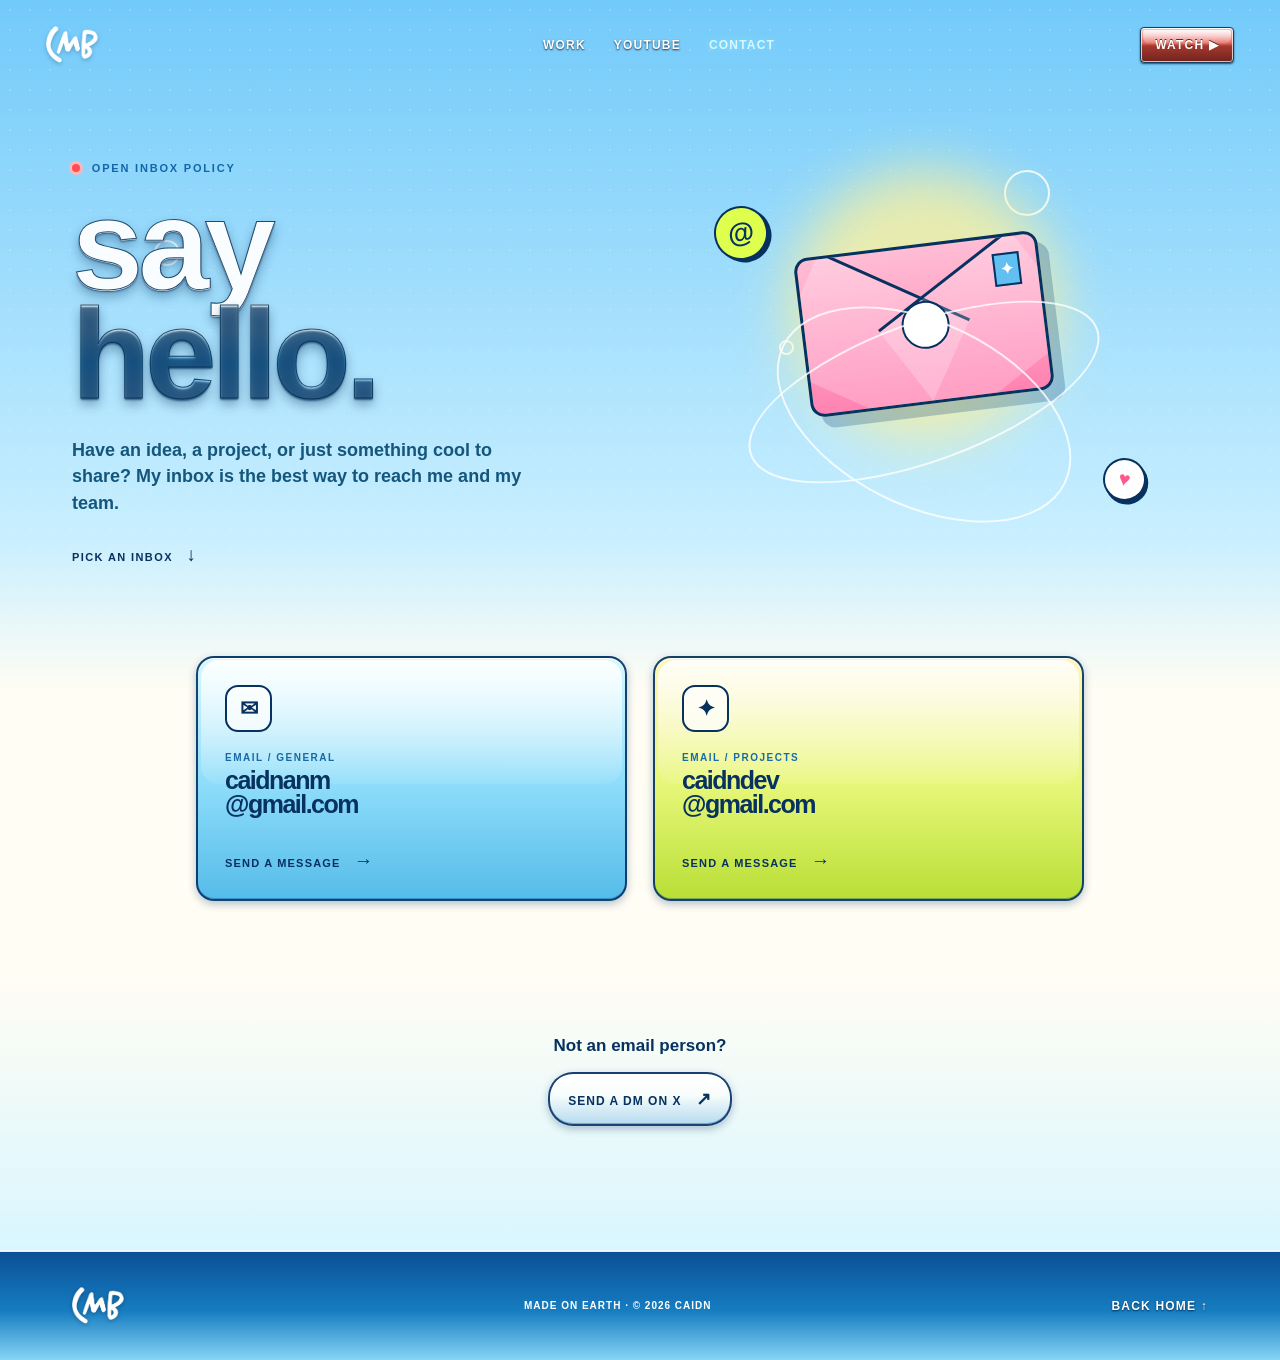
<file: Contact.html>
<!doctype html>
<html lang="en">
  <head>
    <meta charset="utf-8">
    <meta name="viewport" content="width=device-width, initial-scale=1">
    <meta name="description" content="Get in touch with Caidn.">
    <title>
      Contact Caidn
    </title>
    <link rel="icon" href="images/cmb-logo2.png">
    <link rel="stylesheet" href="fonts.css">
    <link rel="stylesheet" href="Contact.css">
    <link rel="stylesheet" href="aero.css">
    <link rel="stylesheet" href="logo.css">
    <script src="mobile-menu.js" defer>
    </script>
  </head>
  <body>
    <div class="sky" aria-hidden="true">
      <i class="bubble b1">
      </i>
      <i class="bubble b2">
      </i>
      <i class="bubble b3">
      </i>
    </div>
    <header class="site-header">
      <button class="mobile-menu-toggle" type="button" aria-expanded="false" aria-controls="main-navigation" aria-label="Open navigation menu">
        <span>
        </span>
        <span>
        </span>
        <span>
        </span>
      </button>
      <a class="brand" href="index.html" aria-label="Caidn home">
        <img class="cmb-logo" src="images/cmb-logo2.png" alt="CMB">
      </a>
      <nav id="main-navigation" aria-label="Main navigation">
        <a href="index.html#work">
          WORK
        </a>
        <a href="index.html#youtube">
          YOUTUBE
        </a>
        <a class="current" href="Contact.html">
          CONTACT
        </a>
      </nav>
      <a class="mini-cta" href="https://www.youtube.com/@Caidn" target="_blank" rel="noreferrer">
        WATCH
        <span>
          ▶
        </span>
      </a>
    </header>
    <main>
      <section class="contact-hero">
        <div class="copy">
          <p class="eyebrow">
            <span class="live-dot">
            </span>
            OPEN INBOX POLICY
          </p>
          <h1>
            say
            <br>
            <em>
              hello.
            </em>
          </h1>
          <p class="intro">
            Have an idea, a project, or just something cool to share? My inbox is the best way to reach me and my team.
          </p>
          <div class="arrow-note">
            PICK AN INBOX
            <span>
              ↓
            </span>
          </div>
        </div>
        <div class="message-orb" aria-hidden="true">
          <div class="orb-glow">
          </div>
          <div class="envelope">
            <span class="stamp">
              ✦
            </span>
            <i>
            </i>
          </div>
          <div class="orbit o1">
          </div>
          <div class="orbit o2">
          </div>
          <span class="float-icon at">
            @
          </span>
          <span class="float-icon heart">
            ♥
          </span>
        </div>
      </section>
      <section class="contact-options">
        <a class="contact-card email-one" href="mailto:caidnanm@gmail.com">
          <span class="card-icon">
            ✉
          </span>
          <span class="card-meta">
            EMAIL / GENERAL
          </span>
          <strong>
            caidnanm
            <br>
            @gmail.com
          </strong>
          <span class="send">
            SEND A MESSAGE
            <b>
              →
            </b>
          </span>
        </a>
        <a class="contact-card email-two" href="mailto:caidndev@gmail.com">
          <span class="card-icon">
            ✦
          </span>
          <span class="card-meta">
            EMAIL / PROJECTS
          </span>
          <strong>
            caidndev
            <br>
            @gmail.com
          </strong>
          <span class="send">
            SEND A MESSAGE
            <b>
              →
            </b>
          </span>
        </a>
      </section>
      <section class="social-prompt">
        <p>
          Not an email person?
        </p>
        <a href="https://x.com/CaidnANM" target="_blank" rel="noreferrer">
          SEND A DM ON X
          <span>
            ↗
          </span>
        </a>
      </section>
    </main>
    <footer>
      <a class="brand" href="index.html">
        <img class="cmb-logo" src="images/cmb-logo2.png" alt="CMB">
      </a>
      <p>
        MADE ON EARTH · © 2026 CAIDN
      </p>
      <a href="index.html" class="back-home">
        BACK HOME ↑
      </a>
    </footer>
  </body>
</html>
</file>
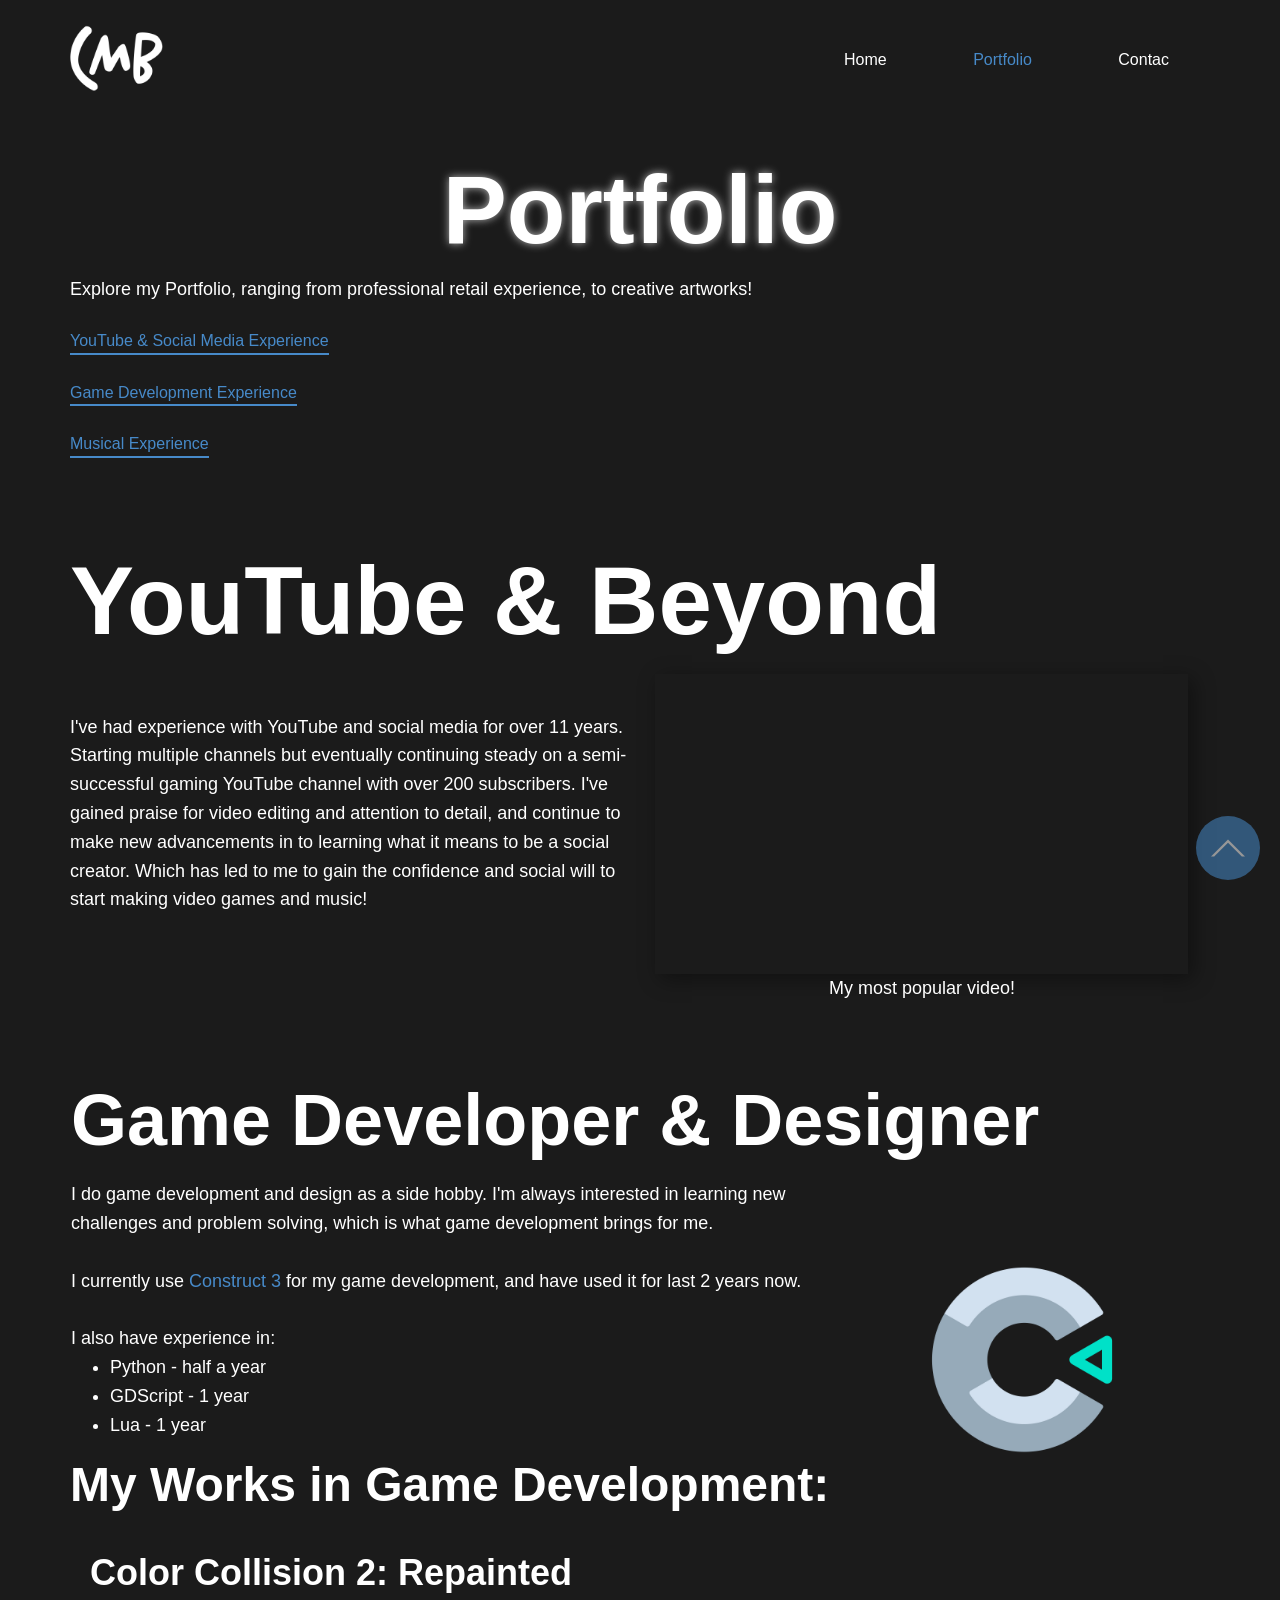
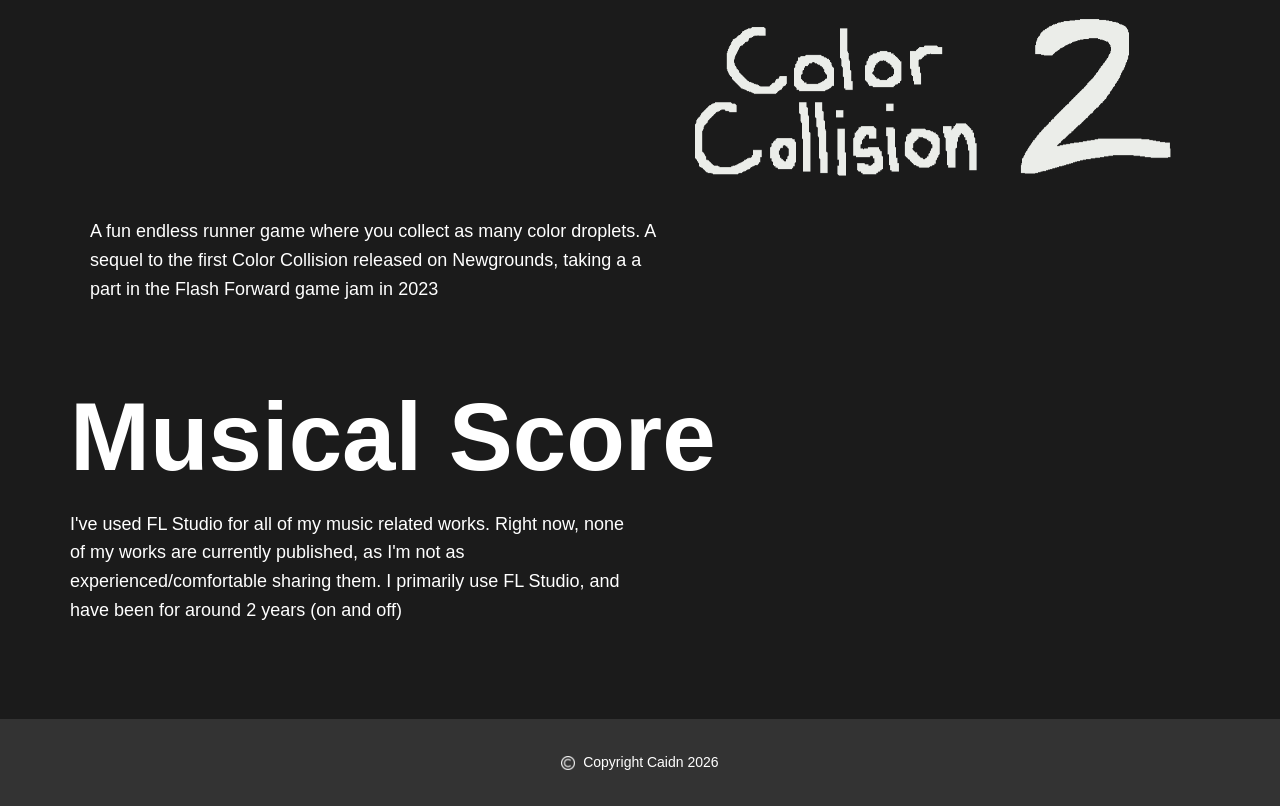
<file: Portfolio.html>
<!DOCTYPE html>
<html style="font-size: 16px;" lang="en">
  <head>
    <meta name="viewport" content="width=device-width, initial-scale=1.0">
    <meta charset="utf-8">
    <meta name="keywords" content="Portfolio">
    <meta name="description" content="">
    <title>
      Portfolio
    </title>
    <link rel="stylesheet" href="nicepage.css" media="screen">
    <link rel="stylesheet" href="Portfolio.css" media="screen">
    <link rel="stylesheet" href="fonts.css">
    <script class="u-script" type="text/javascript" src="jquery.js" defer="">
    </script>
    <script class="u-script" type="text/javascript" src="nicepage.js" defer="">
    </script>
    <meta name="generator" content="Nicepage 8.6.23, nicepage.com">
    <link rel="icon" href="images/cmb-logo2.png">
    <link id="u-page-google-font" rel="stylesheet" href="https://fonts.googleapis.com/css2?display=swap&amp;family=Roboto:ital,wght@0,100;0,200;0,300;0,400;0,500;0,600;0,700;0,800;0,900;1,100;1,200;1,300;1,400;1,500;1,600;1,700;1,800;1,900&amp;family=Open+Sans:ital,wght@0,300;0,400;0,500;0,600;0,700;0,800;1,300;1,400;1,500;1,600;1,700;1,800">
    <script type="application/ld+json">
      {
		"@context": "http://schema.org",
		"@type": "Organization",
		"name": "Caidn",
		"logo": "/images/cmb-logo2.png?rand=8e5c"
}
    </script>
    <meta name="theme-color" content="#478ac9">
    <meta property="og:title" content="Portfolio">
    <meta property="og:description" content="">
    <meta property="og:type" content="website">
    <meta data-intl-tel-input-cdn-path="intlTelInput/">
  </head>
  <body data-path-to-root="/" data-include-products="false" class="u-body u-clearfix u-xl-mode" data-lang="en">
    <header class="u-clearfix u-header u-header" id="header">
      <div class="u-clearfix u-sheet u-valign-middle-lg u-valign-middle-md u-valign-middle-sm u-valign-middle-xs u-sheet-1">
        <a href="/" data-page-id="881613988" class="u-image u-logo u-image-1" data-image-width="2000" data-image-height="2000">
          <img src="/images/cmb-logo2.png?rand=8e5c" class="u-logo-image u-logo-image-1" title="Home">
        </a>
        <nav class="u-menu u-menu-one-level u-offcanvas u-menu-1" role="navigation" aria-label="Menu navigation">
          <div class="menu-collapse" style="font-size: 1rem; letter-spacing: 0px;">
            <a class="u-button-style u-custom-left-right-menu-spacing u-custom-padding-bottom u-custom-text-hover-color u-custom-top-bottom-menu-spacing u-hamburger-link u-nav-link u-text-active-palette-1-base u-text-hover-palette-5-base" href="#" tabindex="-1" aria-label="Open menu" aria-controls="9344">
              <svg class="u-svg-link" viewBox="0 0 24 24">
                <use xlink:href="#menu-hamburger">
                </use>
              </svg>
              <svg class="u-svg-content" version="1.1" id="menu-hamburger" viewBox="0 0 16 16" x="0px" y="0px" xmlns:xlink="http://www.w3.org/1999/xlink" xmlns="http://www.w3.org/2000/svg">
                <g>
                  <rect y="1" width="16" height="2">
                  </rect>
                  <rect y="7" width="16" height="2">
                  </rect>
                  <rect y="13" width="16" height="2">
                  </rect>
                </g>
              </svg>
            </a>
          </div>
          <div class="u-custom-menu u-nav-container">
            <ul class="u-nav u-unstyled u-nav-1" role="menubar">
              <li role="none" class="u-nav-item">
                <a role="menuitem" class="u-button-style u-nav-link u-text-active-palette-1-base u-text-hover-palette-5-base u-nav-link-2" href="/">
                  Home
                </a>
              </li>
              <li role="none" class="u-nav-item">
                <a role="menuitem" class="u-button-style u-nav-link u-text-active-palette-1-base u-text-hover-palette-5-base u-nav-link-2" href="/Portfolio.html">
                  Portfolio
                </a>
              </li>
              <li role="none" class="u-nav-item">
                <a role="menuitem" class="u-button-style u-nav-link u-text-active-palette-1-base u-text-hover-palette-5-base u-nav-link-2" href="/Contact.html">
                  Contac
                </a>
              </li>
            </ul>
          </div>
          <div class="u-custom-menu u-nav-container-collapse" id="9344" role="region" aria-label="Menu panel">
            <div class="u-black u-container-style u-inner-container-layout u-opacity u-opacity-95 u-sidenav">
              <div class="u-inner-container-layout u-sidenav-overflow">
                <div class="u-menu-close" tabindex="-1" aria-label="Close menu">
                </div>
                <ul class="u-align-center u-nav u-popupmenu-items u-unstyled u-nav-2" role="menubar">
                  <li role="none" class="u-nav-item">
                    <a role="menuitem" class="u-button-style u-nav-link" href="/">
                      Home
                    </a>
                  </li>
                  <li role="none" class="u-nav-item">
                    <a role="menuitem" class="u-button-style u-nav-link" href="/Portfolio.html">
                      Portfolio
                    </a>
                  </li>
                  <li role="none" class="u-nav-item">
                    <a role="menuitem" class="u-button-style u-nav-link" href="/Contact.html">
                      Contac
                    </a>
                  </li>
                </ul>
              </div>
            </div>
            <div class="u-black u-menu-overlay u-opacity u-opacity-70">
            </div>
          </div>
        </nav>
      </div>
    </header>
    <section class="u-clearfix u-section-1" id="block-1">
      <div class="u-clearfix u-sheet u-sheet-1">
        <h1 class="u-align-center u-text u-text-default u-text-1">
          Portfolio
        </h1>
        <p class="u-align-left u-text u-text-default u-text-2">
          Explore my Portfolio, ranging from professional retail experience, to creative artworks!
        </p>
        <a href="/Portfolio.html#block-3" data-page-id="434905391" class="u-active-none u-border-2 u-border-no-left u-border-no-right u-border-no-top u-border-palette-1-base u-btn u-btn-rectangle u-button-style u-hover-none u-none u-btn-1">
          YouTube &amp; Social Media Experience
        </a>
        <a href="/Portfolio.html#block-5" data-page-id="434905391" class="u-active-none u-border-2 u-border-no-left u-border-no-right u-border-no-top u-border-palette-1-base u-btn u-btn-rectangle u-button-style u-hover-none u-none u-btn-2">
          Game Development Experience
        </a>
        <a href="/Portfolio.html#block-6" data-page-id="434905391" class="u-active-none u-border-2 u-border-no-left u-border-no-right u-border-no-top u-border-palette-1-base u-btn u-btn-rectangle u-button-style u-hover-none u-none u-btn-3">
          Musical Experience
        </a>
      </div>
    </section>
    <section class="u-clearfix u-custom-color-1 u-section-2" id="block-3">
      <div class="u-clearfix u-sheet u-sheet-1">
        <h1 class="u-text u-text-default u-title u-text-1">
          YouTube &amp; Beyond
          <span style="font-weight: 700;">
          </span>
        </h1>
        <p class="u-text u-text-2">
          I've had experience with YouTube and social media for over 11 years. Starting multiple channels but eventually continuing steady on a semi-successful gaming YouTube channel with over 200 subscribers. I've gained praise for video editing and attention to detail, and continue to make new advancements in to learning what it means to be a social creator. Which has led to me to gain the confidence and social will to start making video games and music!
        </p>
        <div class="u-video u-video-contain u-video-1" title="">
          <div class="embed-responsive embed-responsive-1">
            <iframe style="position: absolute;top: 0;left: 0;width: 100%;height: 100%;" class="embed-responsive-item" src="https://www.youtube.com/embed/BmhRvaRgELk?mute=0&amp;showinfo=0&amp;controls=0&amp;start=0" frameborder="0" allowfullscreen="" title="">
            </iframe>
          </div>
        </div>
        <p class="u-align-center u-text u-text-3">
          My most popular video!
        </p>
      </div>
    </section>
    <section class="u-clearfix u-custom-color-1 u-section-3" id="block-5">
      <div class="u-clearfix u-sheet u-sheet-1">
        <h1 class="u-text u-text-default u-title u-text-1">
          Game Developer &amp; Designer
        </h1>
        <p class="u-text u-text-2">
          I do game development and design as a side hobby. I'm always interested in learning new challenges and problem solving, which is what game development brings for me.&nbsp;
          <br>
          <br>
          I currently use
          <a href="https://www.construct.net/en" class="u-active-none u-border-none u-btn u-button-link u-button-style u-hover-none u-none u-text-palette-1-base u-btn-1" target="_blank">
            Construct 3
          </a>
          for my game development, and have used it for last 2 years now.
          <br>
          <br>
          I also have experience in:
        </p>
        <img class="u-image u-image-contain u-image-default u-preserve-proportions u-image-1" src="/images/image.png" alt="" data-image-width="3840" data-image-height="3840" data-animation-name="jackInTheBox" data-animation-duration="1000" data-animation-delay="0" data-animation-direction="">
        <ul class="u-text u-text-3">
          <li>
            Python - half a year
          </li>
          <li>
            GDScript - 1 year
          </li>
          <li>
            Lua - 1 year
          </li>
        </ul>
        <h2 class="u-text u-text-4">
          My Works in Game Development:
        </h2>
        <h3 class="u-text u-text-5">
          Color Collision
          <span style="font-weight: 700;">
            <span style="font-weight: 400;">
            </span>
          </span>
          2: Repainted
        </h3>
        <img class="u-image u-image-contain u-image-default u-image-2" src="/images/Sprite-0003.gif" alt="" data-image-width="960" data-image-height="300" data-animation-name="customAnimationIn" data-animation-duration="1000" data-animation-delay="300" data-animation-direction="" data-animation-out="0">
        <div class="u-align-left u-clearfix u-custom-html u-custom-html-1">
          <iframe frameborder="0" src="https://itch.io/embed/4620029?bg_color=1e64b0&amp;fg_color=ffffff&amp;link_color=2a3b86&amp;border_color=000000" width="552" height="167">
            <a href="https://caidn.itch.io/color-collision-2">
              Color Collision 2: Repainted [DEMO] by Caidn
            </a>
          </iframe>
        </div>
        <div class="u-clearfix u-custom-html u-custom-html-2">
          <iframe frameborder="0" src="https://itch.io/embed/4620029?bg_color=1e64b0&amp;fg_color=ffffff&amp;link_color=2a3b86&amp;border_color=000000" width="552" height="167">
            <a href="https://caidn.itch.io/color-collision-2">
              Color Collision 2: Repainted [DEMO] by Caidn
            </a>
          </iframe>
        </div>
        <p class="u-text u-text-6">
          A fun endless runner game where you collect as many color droplets. A sequel to the first Color Collision released on Newgrounds, taking a a part in the Flash Forward game jam in 2023&nbsp;
        </p>
      </div>
    </section>
    <section class="u-clearfix u-custom-color-1 u-section-4" id="block-6">
      <div class="u-clearfix u-sheet u-sheet-1">
        <h1 class="u-text u-text-default u-title u-text-1">
          Musical Score
        </h1>
        <p class="u-text u-text-2">
          I've used FL Studio for all of my music related works. Right now, none of my works are currently published, as I'm not as experienced/comfortable sharing them. I primarily use FL Studio, and have been for around 2 years (on and off)
        </p>
      </div>
    </section>
    <footer class="u-align-center u-clearfix u-container-align-center u-footer u-grey-80 u-footer" id="footer">
      <div class="u-clearfix u-sheet u-valign-middle-xl u-sheet-1">
        <p class="u-small-text u-text u-text-variant u-text-1">
          <span class="u-file-icon u-icon u-text-white">
            <img src="/images/1294391-c0ba6b8b.png" alt="">
          </span>
          &nbsp;Copyright ​Caidn 2026
        </p>
      </div>
    </footer>
    <span style="height: 64px; width: 64px; margin-left: 0px; margin-right: auto; margin-top: 0px; background-image: none; right: 20px; bottom: 20px; padding: 15px" class="u-back-to-top u-icon u-icon-circle u-opacity u-opacity-85 u-palette-1-base" data-href="#">
      <svg class="u-svg-link" preserveAspectRatio="xMidYMin slice" viewBox="0 0 551.13 551.13">
        <use xmlns:xlink="http://www.w3.org/1999/xlink" xlink:href="#svg-1d98">
        </use>
      </svg>
      <svg class="u-svg-content" enable-background="new 0 0 551.13 551.13" viewBox="0 0 551.13 551.13" xmlns="http://www.w3.org/2000/svg" id="svg-1d98">
        <path d="m275.565 189.451 223.897 223.897h51.668l-275.565-275.565-275.565 275.565h51.668z">
        </path>
      </svg>
    </span>
  </body>
</html>
</file>
<file: fonts.css>
/* Coolvetica is used when it is installed on the visitor's device. */
:root {
  --display-font: "Coolvetica", "Arial Narrow", Arial, sans-serif;
  --body-font: "Coolvetica", "Arial Narrow", Arial, sans-serif;
}

body,
button,
input,
textarea,
select,
.brand,
h1,
h2,
h3,
.card-caption h3,
.window-body p,
.game-label,
.music-label,
.edit-title,
.contact-card strong {
  font-family: var(--body-font) !important;
}

body.u-body {
  font-family: var(--body-font) !important;
}
</file>
<file: Contact.css>
:root {
  --ink:#07315f;
  --lime:#dfff4e;
  --cream:#fffdf4;
  --pink:#ff93bd
}
* {
  box-sizing:border-box
}
body {
  margin:0;
  background:var(--cream);
  color:var(--ink);
  font-family:Nunito,Arial,sans-serif;
  font-weight:700;
  overflow-x:hidden
}
.sky {
  position:absolute;
  inset:0 0 auto;
  height:690px;
  background:linear-gradient(180deg,#72cafa,#c9efff 78%,var(--cream));
  z-index:-1;
  overflow:hidden
}
.sky:after {
  content:"";
  position:absolute;
  inset:0;
  background-image:radial-gradient(#fff 1px,transparent 1px);
  background-size:20px 20px;
  opacity:.16
}
.bubble {
  position:absolute;
  border:2px solid rgba(255,255,255,.85);
  border-radius:50%
}
.b1 {
  width:26px;
  height:26px;
  left:12%;
  top:240px
}
.b2 {
  width:46px;
  height:46px;
  right:18%;
  top:170px
}
.b3 {
  width:15px;
  height:15px;
  right:38%;
  top:340px
}
.site-header {
  height:90px;
  max-width:1240px;
  margin:auto;
  padding:18px 26px;
  display:flex;
  align-items:center;
  justify-content:space-between;
  position:relative;
  z-index:2
}
.brand {
  display:flex;
  align-items:center;
  gap:9px;
  text-decoration:none;
  color:var(--ink);
  font-family:"Space Grotesk",sans-serif;
  font-size:21px;
  font-weight:700;
  letter-spacing:-1.5px
}
.brand-mark {
  display:grid;
  place-items:center;
  width:38px;
  height:38px;
  border-radius:50% 48% 48% 48%;
  background:linear-gradient(135deg,#f4ffb8,#4cdb70);
  border:2px solid var(--ink);
  box-shadow:3px 3px 0 var(--ink);
  font-size:20px;
  transform:rotate(-8deg)
}
.dot {
  color:#fff;
  text-shadow:1px 1px 0 var(--ink)
}
nav {
  display:flex;
  gap:28px;
  margin-left:80px
}
nav a,.mini-cta,.back-home {
  font-size:12px;
  letter-spacing:1.2px;
  text-decoration:none;
  color:var(--ink)
}
nav a:hover,nav .current {
  color:#fff
}
.mini-cta,.contact-card,.social-prompt a {
  position:relative;
  isolation:isolate;
  overflow:hidden;
  border:2px solid rgba(2,48,99,.9);
  background:linear-gradient(180deg,rgba(255,255,255,.9) 0%,rgba(255,255,255,.28) 45%,rgba(16,125,212,.24) 100%);
  box-shadow:inset 0 1px 0 #fff,inset 0 -1px 0 rgba(0,65,140,.34),0 3px 8px rgba(1,53,110,.3),0 0 0 1px rgba(255,255,255,.6)
}
.mini-cta:before,.contact-card:before,.social-prompt a:before {
  content:"";
  position:absolute;
  z-index:-1;
  inset:2px 3px 48%;
  border-radius:inherit;
  background:linear-gradient(180deg,rgba(255,255,255,.9),rgba(255,255,255,.08))
}
.mini-cta {
  padding:10px 14px;
  border-radius:20px
}
.contact-hero {
  max-width:1188px;
  min-height:515px;
  padding:72px 26px 55px;
  margin:auto;
  display:grid;
  grid-template-columns:1fr 1fr
}
.eyebrow {
  font-size:11px;
  letter-spacing:1.8px;
  margin:0 0 17px;
  color:#1266a9
}
.live-dot {
  display:inline-block;
  width:8px;
  height:8px;
  margin-right:7px;
  border-radius:50%;
  background:#ff4d55;
  box-shadow:0 0 0 3px #ffb6ba
}
.contact-hero h1 {
  font-family:"Space Grotesk",sans-serif;
  letter-spacing:-5px;
  line-height:.85;
  margin:0;
  font-size:clamp(78px,10vw,138px);
  color:rgba(255,255,255,.78);
  -webkit-text-stroke:2px var(--ink);
  text-shadow:0 2px 0 #fff,3px 4px 0 rgba(4,55,108,.42),0 7px 15px rgba(0,79,166,.35)
}
.contact-hero h1 em {
  font-style:normal;
  background:linear-gradient(180deg,#fff,#c7f7ff 36%,#74d1ff 55%,#fff);
  background-clip:text;
  -webkit-background-clip:text;
  color:transparent;
  -webkit-text-stroke:1.4px var(--ink);
  text-shadow:3px 4px 0 rgba(4,55,108,.42),0 7px 15px rgba(0,79,166,.35)
}
.intro {
  max-width:450px;
  line-height:1.48;
  font-size:18px;
  color:#14567c;
  margin:28px 0
}
.arrow-note {
  font-size:11px;
  letter-spacing:1.4px
}
.arrow-note span {
  font-size:19px;
  margin-left:9px
}
.message-orb {
  position:relative;
  min-height:360px
}
.orb-glow {
  position:absolute;
  left:50%;
  top:8px;
  width:270px;
  height:270px;
  transform:translateX(-50%);
  border-radius:50%;
  background:#fcf09c;
  filter:blur(27px);
  opacity:.8
}
.envelope {
  position:absolute;
  left:50%;
  top:82px;
  width:245px;
  height:160px;
  transform:translateX(-50%) rotate(-7deg);
  border:3px solid var(--ink);
  border-radius:14px;
  background:linear-gradient(180deg,#ffbdd5,#ff83b2);
  box-shadow:10px 12px 0 rgba(2,62,123,.25);
  overflow:hidden
}
.envelope:before,.envelope:after {
  content:"";
  position:absolute;
  top:26px;
  width:165px;
  height:120px;
  border-top:3px solid var(--ink);
  background:rgba(255,255,255,.22)
}
.envelope:before {
  left:-19px;
  transform:rotate(31deg)
}
.envelope:after {
  right:-19px;
  transform:rotate(-31deg)
}
.envelope i {
  position:absolute;
  z-index:1;
  width:48px;
  height:48px;
  border-radius:50%;
  background:#fff;
  border:2px solid var(--ink);
  left:97px;
  top:54px
}
.stamp {
  position:absolute;
  right:17px;
  top:16px;
  z-index:2;
  border:2px solid var(--ink);
  padding:5px;
  color:#fff;
  background:#61bff2
}
.orbit {
  position:absolute;
  left:50%;
  top:160px;
  transform:translateX(-50%) rotate(-20deg);
  width:370px;
  height:140px;
  border:2px solid rgba(255,255,255,.8);
  border-radius:50%
}
.o2 {
  transform:translateX(-50%) rotate(26deg);
  width:315px;
  height:185px
}
.float-icon {
  position:absolute;
  border:2px solid var(--ink);
  display:grid;
  place-items:center;
  border-radius:50%;
  box-shadow:3px 3px 0 var(--ink)
}
.at {
  top:44px;
  left:13%;
  width:54px;
  height:54px;
  background:var(--lime);
  font-size:27px;
  transform:rotate(-11deg)
}
.heart {
  right:11%;
  bottom:65px;
  width:43px;
  height:43px;
  background:#fff;
  font-size:20px;
  color:#ff5a8b;
  transform:rotate(12deg)
}
.contact-options {
  max-width:940px;
  margin:0 auto;
  padding:35px 26px 80px;
  display:grid;
  grid-template-columns:1fr 1fr;
  gap:26px
}
.contact-card {
  min-height:245px;
  padding:27px;
  border-radius:18px;
  text-decoration:none;
  color:var(--ink);
  display:flex;
  flex-direction:column;
  transition:.2s
}
.contact-card:hover {
  transform:translateY(-7px);
  filter:brightness(1.05)
}
.email-one {
  background:linear-gradient(180deg,#d7f8ff 0%,#8eddfa 52%,#55bce9 100%)
}
.email-two {
  background:linear-gradient(180deg,#fff5b9 0%,#e7f779 52%,#b9df36 100%)
}
.card-icon {
  display:grid;
  place-items:center;
  width:47px;
  height:47px;
  border:2px solid var(--ink);
  border-radius:13px;
  background:rgba(255,255,255,.7);
  font-size:22px
}
.card-meta {
  font-size:10px;
  letter-spacing:1.5px;
  color:#176ba6;
  margin:20px 0 6px
}
.contact-card strong {
  font-family:"Space Grotesk";
  font-size:25px;
  line-height:.95;
  letter-spacing:-1.5px
}
.send {
  margin-top:auto;
  font-size:11px;
  letter-spacing:1.2px
}
.send b {
  font-size:19px;
  margin-left:9px
}
.social-prompt {
  text-align:center;
  padding:55px 20px 120px;
  background:linear-gradient(180deg,transparent,#d9f6ff)
}
.social-prompt p {
  font-size:17px;
  margin:0 0 16px
}
.social-prompt a {
  display:inline-block;
  border-radius:25px;
  padding:14px 18px;
  color:var(--ink);
  text-decoration:none;
  font-size:12px;
  letter-spacing:1px
}
.social-prompt a span {
  margin-left:10px;
  font-size:18px
}
footer {
  background:var(--ink);
  color:#d5f6ff;
  min-height:110px;
  padding:25px max(26px,calc((100% - 1136px)/2));
  display:flex;
  align-items:center;
  justify-content:space-between;
  gap:25px
}
footer .brand {
  color:#fff
}
footer .brand-mark {
  box-shadow:none
}
footer p {
  font-size:10px;
  letter-spacing:1px
}
.back-home {
  color:var(--lime)
}
@media(max-width:760px) {
  .site-header {
    height:72px;
    padding:15px 18px
  }
  nav {
    display:none
  }
  .mini-cta {
    font-size:10px;
    padding:8px 10px
  }
  .contact-hero {
    padding:65px 23px 20px;
    display:block
  }
  .contact-hero h1 {
    font-size:78px;
    letter-spacing:-4px
  }
  .intro {
    font-size:16px
  }
  .message-orb {
    min-height:315px;
    margin-top:20px
  }
  .contact-options {
    grid-template-columns:1fr;
    padding:25px 22px 65px
  }
  .contact-card {
    min-height:220px
  }
  .social-prompt {
    padding:45px 20px 80px
  }
  footer {
    padding:25px 20px;
    flex-wrap:wrap
  }
  footer p {
    order:3;
    width:100%;
    margin:0
  }
}
</file>
<file: aero.css>
/*
 * Windows 7 Aero controls
 * Shared buttons use a double border, a bright top reflection, and a colored
 * glass base. Hover states borrow the blue/orange glow from Windows chrome.
 */
.mini-cta,
.button,
.round-arrow,
.social-icon {
  position: relative;
  isolation: isolate;
  overflow: hidden;
  border: 1px solid #163f5f;
  border-radius: 4px;
  background: linear-gradient(
    180deg,
    rgba(255, 255, 255, 0.86) 0%,
    rgba(243, 252, 255, 0.52) 42%,
    rgba(85, 154, 198, 0.54) 52%,
    rgba(20, 87, 133, 0.8) 100%
  );
  box-shadow:
    inset 0 0 0 1px rgba(255, 255, 255, 0.72),
    inset 0 1px 0 rgba(255, 255, 255, 0.95),
    inset 0 -1px 0 rgba(5, 39, 74, 0.7),
    0 1px 2px rgba(0, 28, 58, 0.75);
  color: #0a2742;
  text-shadow: 0 1px 0 rgba(255, 255, 255, 0.72);
}

.site-header nav a {
  color: #fff;
  text-shadow: 0 1px 2px rgba(0, 30, 61, 0.9);
}

.site-header nav a:hover,
.site-header nav a.current {
  color: #d9f7ff;
  text-shadow: 0 0 8px rgba(138, 235, 255, 0.94);
}

.mobile-menu-toggle {
  display: none;
}

.hero .eyebrow {
  color: #fff;
  text-shadow: 0 1px 2px rgba(0, 32, 64, 0.92);
}

.hero .live-dot {
  background: #75e56a;
  box-shadow: 0 0 0 3px rgba(201, 255, 177, 0.52), 0 0 8px rgba(101, 255, 93, 0.88);
}

.hero .text-link {
  color: #fff;
  text-shadow: 0 1px 2px rgba(0, 32, 64, 0.92);
}

.hero {
  display: block;
  min-height: 535px;
  padding-top: 42px;
}

.hero-copy {
  max-width: 680px;
  margin: 0 auto;
  text-align: center;
}

.hero h1 {
  font-size: clamp(88px, 12vw, 158px);
}

.hero-copy .intro {
  margin-left: auto;
  margin-right: auto;
}

.hero-actions {
  justify-content: center;
}

.scroll-note {
  left: 50%;
  transform: translateX(-50%);
}

.mini-cta::before,
.button::before,
.round-arrow::before,
.social-icon::before {
  content: "";
  position: absolute;
  z-index: -1;
  inset: 2px 2px 52%;
  border-radius: 2px 2px 7px 7px;
  background: linear-gradient(180deg, rgba(255, 255, 255, 0.9), rgba(255, 255, 255, 0.05));
  pointer-events: none;
}

.primary {
  background: linear-gradient(180deg, #ffc2c7 0%, #e36d61 44%, #a4382e 53%, #70231e 100%);
  color: #fff;
  text-shadow: 0 -1px 0 rgba(66, 13, 12, 0.82);
}

.mini-cta {
  background: linear-gradient(180deg, #ffc2c7 0%, #e36d61 44%, #a4382e 53%, #70231e 100%);
  color: #fff;
  text-shadow: 0 -1px 0 rgba(66, 13, 12, 0.82);
}

.red,
.play-badge {
  background: linear-gradient(180deg, #ffc2c7 0%, #e36d61 44%, #a4382e 53%, #70231e 100%);
  color: #fff;
  text-shadow: 0 -1px 0 rgba(66, 13, 12, 0.82);
}

.social-icon.twitch {
  background: linear-gradient(180deg, #eee9ff 0%, #c7b7ff 44%, #8c71d0 53%, #5d4695 100%);
}

.social-icon.x {
  background: linear-gradient(180deg, #ffffff 0%, #e9f0f5 44%, #b7c9d9 53%, #7890a3 100%);
}

.social-icon.mail {
  background: linear-gradient(180deg, #ffe0ed 0%, #ffadce 44%, #d56e9a 53%, #913b61 100%);
}

.mini-cta:hover,
.button:hover,
.round-arrow:hover,
.social-links a:hover .social-icon {
  border-color: #7ee9ff;
  box-shadow:
    inset 0 0 0 1px rgba(255, 255, 255, 0.86),
    inset 0 1px 0 #fff,
    inset 0 -1px 0 rgba(5, 39, 74, 0.7),
    0 0 8px 2px rgba(39, 203, 255, 0.95),
    0 0 18px 4px rgba(26, 132, 255, 0.45);
  filter: saturate(1.1) brightness(1.06);
}

.red:hover,
.play-badge:hover {
  border-color: #ffd274;
  box-shadow:
    inset 0 0 0 1px rgba(255, 238, 206, 0.9),
    inset 0 1px 0 #fff,
    inset 0 -1px 0 rgba(93, 32, 14, 0.78),
    0 0 8px 2px rgba(255, 155, 41, 0.96),
    0 0 19px 4px rgba(255, 99, 24, 0.46);
}

/* Less cartoonish, Windows-title-bar-like glass typography. */
.hero h1,
.section h2,
.youtube-section h2,
.connect-section h2,
.contact-hero h1 {
  color: #f9fdff;
  -webkit-text-stroke: 1px rgba(4, 46, 84, 0.84);
  text-shadow:
    0 1px 0 #fff,
    0 2px 2px rgba(0, 50, 96, 0.68),
    0 6px 12px rgba(0, 42, 85, 0.38);
}

.youtube-section h2 {
  width: 100%;
  margin: 0 auto;
}

.hero h1 em,
.section h2 span,
.youtube-section h2 em,
.contact-hero h1 em {
  background: linear-gradient(180deg, #ffffff 0%, #dff7ff 34%, #75cfff 56%, #f9fdff 100%);
  background-clip: text;
  -webkit-background-clip: text;
  color: transparent;
  -webkit-text-stroke: 1px rgba(4, 46, 84, 0.84);
  text-shadow:
    0 2px 2px rgba(0, 50, 96, 0.7),
    0 6px 12px rgba(0, 42, 85, 0.4);
}

.hero h1 em {
  background: none;
  -webkit-background-clip: initial;
  background-clip: initial;
  color: #87d5f5;
}

footer,
.marquee {
  background: linear-gradient(180deg, #0b4f96 0%, #167dc1 55%, #87d5f5 100%);
  border-top: 1px solid rgba(255, 255, 255, 0.88);
  box-shadow: inset 0 1px 0 rgba(255, 255, 255, 0.9);
  color: #fff;
}

footer .brand,
footer .back-top,
footer .back-home {
  color: #fff;
  text-shadow: 0 1px 2px rgba(0, 32, 64, 0.9);
}

@media (max-width: 760px) {
  .site-header {
    position: relative;
    justify-content: flex-start;
    gap: 13px;
  }

  .mobile-menu-toggle {
    display: grid;
    width: 38px;
    height: 34px;
    padding: 7px;
    place-content: center;
    gap: 4px;
    border: 1px solid #143e60;
    border-radius: 4px;
    background: linear-gradient(180deg, #d9f8ff 0%, #83c7e8 48%, #347ba9 100%);
    box-shadow: inset 0 0 0 1px rgba(255, 255, 255, 0.7), inset 0 1px 0 #fff, 0 1px 2px rgba(0, 31, 62, 0.7);
    cursor: pointer;
  }

  .mobile-menu-toggle span {
    display: block;
    width: 20px;
    height: 2px;
    background: #082c4b;
    box-shadow: 0 1px 0 rgba(255, 255, 255, 0.8);
  }

  .mobile-menu-toggle:focus-visible {
    outline: 2px solid #fff;
    outline-offset: 2px;
    box-shadow: 0 0 8px 2px rgba(108, 231, 255, 0.96);
  }

  .site-header .brand {
    flex: 0 0 auto;
  }

  .site-header .mini-cta {
    margin-left: auto;
  }

  .site-header nav {
    display: none;
    position: absolute;
    top: 62px;
    left: 18px;
    right: 18px;
    z-index: 10;
    margin: 0;
    padding: 10px;
    flex-direction: column;
    gap: 0;
    border: 1px solid #143e60;
    border-radius: 4px;
    background: linear-gradient(180deg, rgba(18, 105, 160, 0.98), rgba(5, 57, 105, 0.98));
    box-shadow: inset 0 1px 0 rgba(255, 255, 255, 0.55), 0 8px 15px rgba(0, 24, 56, 0.4);
  }

  .site-header.mobile-nav-open nav {
    display: flex;
  }

  .site-header nav a {
    padding: 12px 10px;
    border-bottom: 1px solid rgba(208, 246, 255, 0.25);
  }

  .site-header nav a:last-child {
    border-bottom: 0;
  }
}
</file>
<file: logo.css>
.brand {
  gap:0
}
.cmb-logo {
  display:block;
  width:52px;
  height:52px;
  object-fit:contain;
  filter:drop-shadow(0 2px 2px rgba(1,49,98,.28))
}
footer .cmb-logo {
  filter:drop-shadow(0 1px 2px rgba(0,0,0,.3))
}
@media(max-width:760px) {
  .cmb-logo {
    width:42px;
    height:42px
  }
}
</file>
